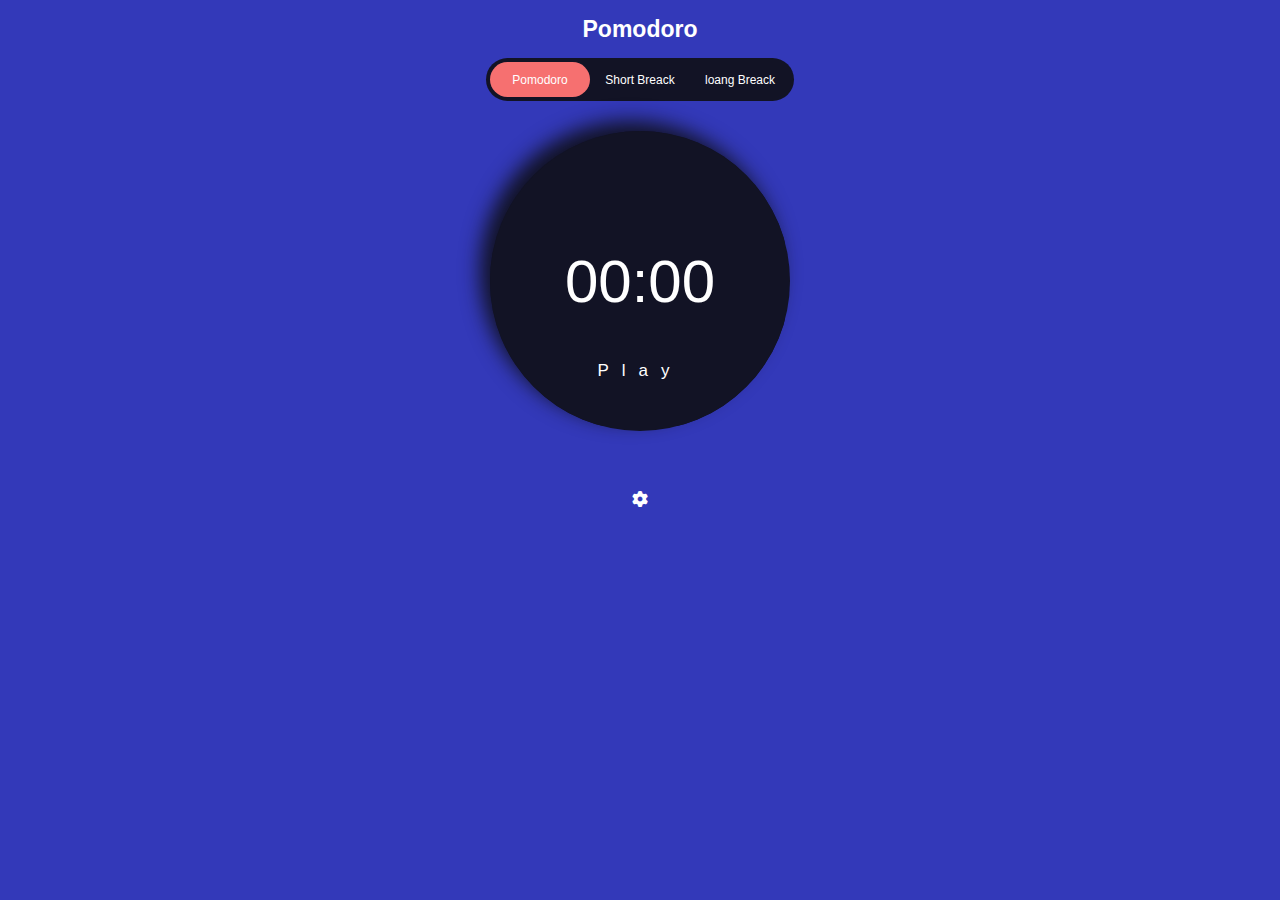
<file: index.html>
<!DOCTYPE html><html lang="en"><head><meta charset="UTF-8"><meta http-equiv="X-UA-Compatible" content="IE=edge"><meta name="viewport" content="width=device-width, initial-scale=1.0"><title>Pomodoro </title><link rel="stylesheet" href="https://cdnjs.cloudflare.com/ajax/libs/font-awesome/6.1.1/css/all.min.css"><link rel="stylesheet" href="css/style.css"></head><body> <h1>Pomodoro </h1><div class="menu"><span class="menuSpan" onclick="menu('0')">Pomodoro </span><span class="menuSpan" onclick="menu('1')">Short Breack</span><span class="menuSpan" onclick="menu('2')">loang Breack </span></div><div class="app"><div class="app-timer"><div class="timer"><p class="timerp">00:00</p><span class="playPause" onclick="playPause()">Play</span></div></div></div><i class="fa-solid fa-gear" onclick="openSit()"></i><div class="sitings"><h3>Settings </h3><hr><h5>Time {Minutse}</h5><div class="mic-con"><div class="one"><p>Pomodoro </p><input class="inputs" type="number" value="25"></div><div class="two"><p>Short breack </p><input class="inputs" type="number" value="5"></div><div class="three"><p>Long breack </p><input class="inputs" type="number" value="35"></div></div><div class="font"><h6>FONT</h6><div class="fonts"><span class="fontspan" onclick="font('0')" font="'Roboto', sans-serif">Aa </span><span class="fontspan" onclick="font('1')" font="Text">Aa </span><span class="fontspan" onclick="font('2')" font="'Segoe UI', Tahoma, Geneva, Verdana, sans-serif">Aa </span></div></div><div class="color"><h6>COLOR</h6><div class="colors"><span class="colorSpan" onclick="color('0')" color="#020314"> </span><span class="colorSpan" onclick="color('1')" color="#1e2140"></span><span class="colorSpan" onclick="color('2')" color="#3339b9"></span></div></div><button onclick="apply()">Apply</button></div></body><script src="https://cdnjs.cloudflare.com/ajax/libs/jquery/3.6.0/jquery.min.js"> </script><script src="js/script.js"> </script></html>
</file>
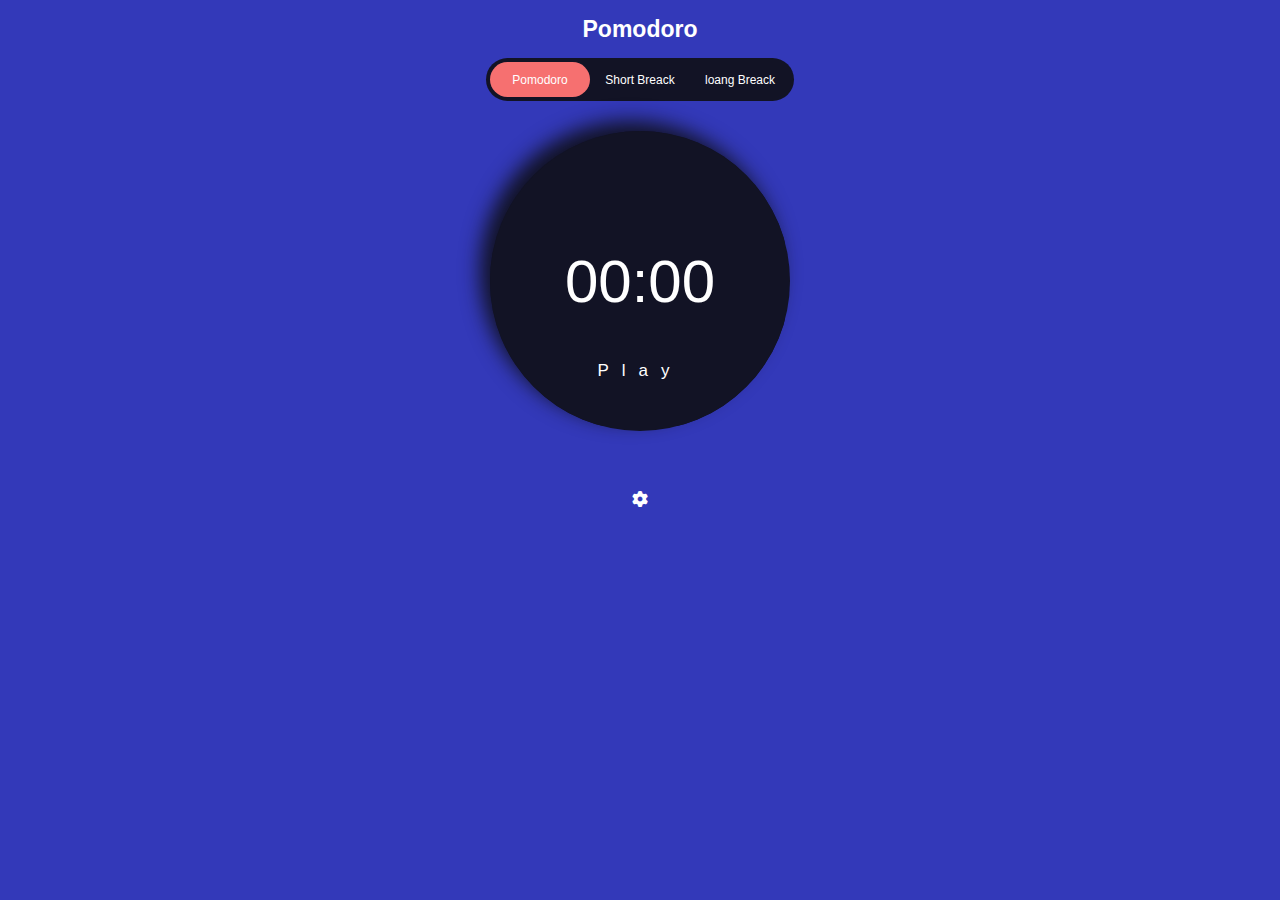
<file: src/index.html>
<!DOCTYPE html><html lang="en"><head><meta charset="UTF-8"><meta http-equiv="X-UA-Compatible" content="IE=edge"><meta name="viewport" content="width=device-width, initial-scale=1.0"><title>Pomodoro </title><link rel="stylesheet" href="https://cdnjs.cloudflare.com/ajax/libs/font-awesome/6.1.1/css/all.min.css"><link rel="stylesheet" href="css/style.css"></head><body> <h1>Pomodoro </h1><div class="menu"><span class="menuSpan" onclick="menu('0')">Pomodoro </span><span class="menuSpan" onclick="menu('1')">Short Breack</span><span class="menuSpan" onclick="menu('2')">loang Breack </span></div><div class="app"><div class="app-timer"><span appTimeSpan> </span><div class="timer"><p class="timerp">00:00</p><span class="playPause" onclick="playPause()">Play</span></div></div></div><i class="fa-solid fa-gear" onclick="openSit()"></i><div class="sitings"><h3>Settings </h3><hr><h5>Time {Minutse}</h5><div class="mic-con"><div class="one"><p>Pomodoro </p><input class="inputs" type="number" value="25"></div><div class="two"><p>Short breack </p><input class="inputs" type="number" value="5"></div><div class="three"><p>Long breack </p><input class="inputs" type="number" value="35"></div></div><div class="font"><h6>FONT</h6><div class="fonts"><span class="fontspan" onclick="font('0')" font="'Roboto', sans-serif">Aa </span><span class="fontspan" onclick="font('1')" font="Text">Aa </span><span class="fontspan" onclick="font('2')" font="'Segoe UI', Tahoma, Geneva, Verdana, sans-serif">Aa </span></div></div><div class="color"><h6>COLOR</h6><div class="colors"><span class="colorSpan" onclick="color('0')" color="#020314"> </span><span class="colorSpan" onclick="color('1')" color="#1e2140"></span><span class="colorSpan" onclick="color('2')" color="#3339b9"></span></div></div><button onclick="apply()">Apply</button></div></body><script src="https://cdnjs.cloudflare.com/ajax/libs/jquery/3.6.0/jquery.min.js"> </script><script src="js/script.js"> </script></html>
</file>
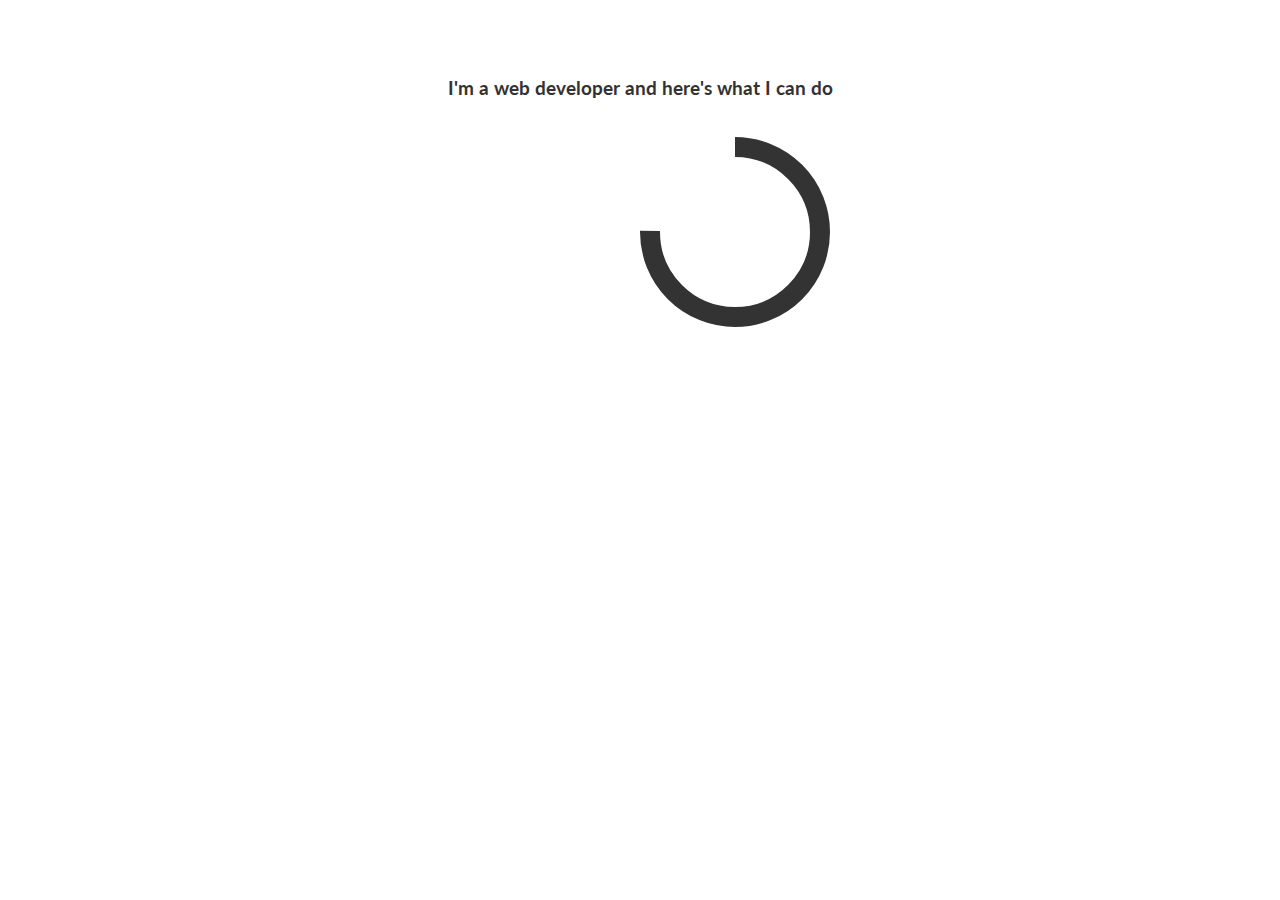
<file: src/test/test1.html>
<!DOCTYPE html>
<html lang="en">
<head>
    <meta charset="UTF-8">
    <meta http-equiv="X-UA-Compatible" content="IE=edge">
    <meta name="viewport" content="width=device-width, initial-scale=1.0">
    <title>Document</title>
    <style>
        /* Import the Google Font 'Lato' */
@import url(https://fonts.googleapis.com/css?family=Lato:300,400,700);

/* Container styles */
body {
  background-color: #fff;
  color: #333;
  font-family: 'Lato';
}

.container {
  padding: 50px 0;
  text-align: center;
}

.chart {
  position: relative;
  display: inline-block;
  color: #999;
  font-size: 20px;
  text-align: center;
}

.chart figcaption {
  padding: 50px 25px;
  width: 100px;
  height: 50px;
  border: 20px solid #f0f0f0;
  border-radius: 100px;
  line-height: 50px;
}

.chart img {
  position: absolute;
  max-width: 100px;
  max-height: 100px;
  background: white;
}
/* END Container styles */

/* Colors for the circles and positions for the graphics */
.html {
  top: 50px;
  left: 45px;
}

.html + svg .outer {
  stroke: #e34f26;
}

.css {
  top: 55px;
  left: 48px;
}

.css + svg .outer {
  stroke: #0d84ce;
}

.javascript {
  max-width: 90px;
  max-height: 90px;
  top: 45px;
  left: 45px;
}

.javascript + svg .outer {
  stroke: #f0e040;
}

.node {
  width: 200px;
  height: 200px;
  top: 45px;
  left: 45px;
}

.node + svg .outer {
  stroke: #83cd29;
}

.chart svg {
  position: absolute;
  top: 0;
  left: 0;
}

.outer {
  fill: transparent;
  stroke: #333;
  stroke-width: 20;
  stroke-dasharray: 534;
  transition: stroke-dashoffset 1s;
  -webkit-animation-play-state: running;
  
  /* firefox bug fix - won't rotate at 90deg angles */
  -moz-transform: rotate(-89deg) translateX(-190px);
}

.chart:hover .outer {
  stroke-dashoffset: 534 !important;
  -webkit-animation-play-state: paused;
}
/* END Circle colors and graphic positions */


/* Set the initial values for the animation */
.chart[data-percent='100'] .outer {
  stroke-dashoffset: 0;
  -webkit-animation: show100 2s;
  animation: show100 2s;
}

.chart[data-percent='75'] .outer {
  stroke-dashoffset: 133;
  -webkit-animation: show75 2s;
  animation: show75 2s;
}

.chart[data-percent='50'] .outer {
  stroke-dashoffset: 267;
  -webkit-animation: show50 2s;
  animation: show50 2s;
}

.chart[data-percent='25'] .outer {
  stroke-dashoffset: 401;
  -webkit-animation: show25 2s;
  animation: show25 2s;
}
/* END set initial animation values */

/* Keyframes for the initial animation */
@-webkit-keyframes show100 {
  from {
    stroke-dashoffset: 537;
  }
  
  to {
    stroke-dashoffset: 0;
  }
}

@keyframes show100 {
  from {
    stroke-dashoffset: 537;
  }
  
  to {
    stroke-dashoffset: 0;
  }
}

@-webkit-keyframes show75 {
  from {
    stroke-dashoffset: 537;
  }
  
  to {
    stroke-dashoffset: 134;
  }
}

@keyframes show75 {
  from {
    stroke-dashoffset: 537;
  }
  
  to {
    stroke-dashoffset: 124;
  }
}

@-webkit-keyframes show50 {
  from {
    stroke-dashoffset: 537;
  }
  
  to {
    stroke-dashoffset: 267;
  }
}

@keyframes show50 {
  from {
    stroke-dashoffset: 537;
  }
  
  to {
    stroke-dashoffset: 267;
  }
}

@-webkit-keyframes show25 {
  from {
    stroke-dashoffset: 537;
  }
  
  to {
    stroke-dashoffset: 401;
  }
}

@keyframes show25 {
  from {
    stroke-dashoffset: 537;
  }
  
  to {
    stroke-dashoffset: 401;
  }
}
/* END Keyframes for the initial animation */
    </style>
</head>
<body>
    <section class="container">
  
        <h3>I'm a web developer and here's what I can do</h3>
        
        <!-- HTML Chart -->
        <figure class="chart" data-percent="75">
          <!-- <figcaption>HTML</figcaption> -->
           <!-- <img class="html" src="https://dl.dropboxusercontent.com/s/68gv23q4y5qyq52/html5.svg"> -->
          <svg width="200" height="200">
            <circle class="outer" cx="95" cy="95" r="85" transform="rotate(-90, 95, 95)"/>
          </svg>
        </figure>
        

        

      </section>
</body>
</html>
</file>
<file: css/style.css>
@import url(https://fonts.googleapis.com/css2?family=Gugi&family=Roboto:wght@300;400&display=swap);*{margin:0;padding:0}body{background-color:#3339b9;font-family:'Segoe UI',Tahoma,Geneva,Verdana,sans-serif}h1{font-size:23px;text-align:center;margin-top:16px;margin-bottom:15px;color:#fff}.menu{background-color:#121325;padding:4px;width:fit-content;position:relative;left:50%;transform:translateX(-50%);border-radius:25px;height:35px;display:flex}.menu span{color:#fff;display:flex;justify-content:center;align-items:center;padding:5px;box-sizing:border-box;border-radius:25px;width:100px;font-size:12px;height:100%}.menu span:first-child{background-color:#f67070}.app .app-timer{width:300px;overflow:hidden;height:300px;background-color:#121325;border-radius:50%;position:relative;box-shadow:-10px -10px 20px 0 #121325}.app .app-timer p{position:absolute;left:50%;top:50%;transform:translate(-50%,-50%);color:#fff;z-index:18;font-size:60px}.app .app-timer span{position:absolute;bottom:50px;color:#fff;left:50%;transform:translateX(-50%);font-size:17px;z-index:20;letter-spacing:13px}.app .app-timer span:first-child{width:270px;height:270px;position:absolute;left:50%;z-index:7;top:50%;transform:translate(-50%,-50%);border:5px solid #f67070;border-radius:50%}.app .app-timer::after{content:"";display:inline-block;height:var(--height);width:100%;top:-5px;background-color:#121325;position:absolute;left:-5px;z-index:10;border-top-color:transparent}.app .app-timer span:first-child::after{height:100px}.app{display:flex;align-items:center;justify-content:center;margin-top:30px}.fa-gear{position:absolute;left:50%;transform:translateX(-50%);margin-top:60px;color:#fff}.sitings{width:380px;height:380px;background-color:#fff;top:50%;left:50%;border-radius:7px;display:none;z-index:25;position:fixed;transform:translate(-50%,-50%)}.sitings h3{margin-left:20px;margin-top:15px}.sitings .x{position:absolute;right:15px;font-size:25px;opacity:.8;top:15px}.sitings hr{margin-top:13px;margin-bottom:13px}.sitings h5{margin-left:20px;margin-top:20px;margin-bottom:12px;letter-spacing:3px;opacity:.7}.mic-con{display:flex;justify-content:space-around}.mic-con input{width:90px;padding:8px;background-color:#eef1fa;outline:0;border-radius:3px;border:none}.mic-con p{margin-bottom:3px;font-size:13px}.font{display:flex;margin-top:60px;align-items:center;position:relative}.font .fonts{position:absolute;right:20px;display:flex}.font .fonts span{width:30px;height:30px;margin-left:5px;background-color:#e4e4e4;border-radius:50%;justify-content:center;font-family:kkjlj;align-items:center;display:flex}.font .fonts span:first-child{font-family:Roboto,sans-serif}.font .fonts span:last-child{font-family:'Segoe UI',Tahoma,Geneva,Verdana,sans-serif}.font h6{display:inline-block;margin-left:20px;margin-bottom:12px;letter-spacing:3px;opacity:.7}.color{display:flex;margin-top:60px;align-items:center;position:relative}.color .colors{position:absolute;right:20px;display:flex}.color h6{display:inline-block;margin-left:20px;margin-bottom:12px;letter-spacing:3px;opacity:.7}.color .colors span{width:30px;background-color:#1e2140;height:30px;position:relative;margin-left:5px;border-radius:50%;justify-content:center;align-items:center;color:#000;display:flex}.color .colors span:first-child{background-color:#020314}.color .colors span:last-child{background-color:#3339b9}.color .colors span::after{content:"✔";display:none}.color .colors .check::after{display:inline}.sitings button{width:150px;height:40px;border-radius:25px;border:none;outline:0;background-color:#f67070;position:absolute;left:50%;transform:translateX(-50%);bottom:-20px;font-size:15px;color:#fff}
</file>
<file: src/css/style.css>
@import url('https://fonts.googleapis.com/css2?family=Gugi&family=Roboto:wght@300;400&display=swap');
:root{
    /* --height: 100px; */
}


* {
    margin: 0px;
    padding: 0px;
}
body {
    background-color: #3339b9;
    font-family:'Segoe UI', Tahoma, Geneva, Verdana, sans-serif;
}
h1 {
    font-size: 23px;
    text-align: center;
    margin-top: 16px;
    margin-bottom: 15px;
    color: white;
}
.menu {
    background-color: #121325;
    padding: 4px;
    width: fit-content;
    position: relative;
    left: 50%;
    transform: translateX(-50%);
    border-radius: 25px;
    height: 35px;
    display: flex;
}
.menu span {
    color: white;
    display: flex;
    justify-content: center;
    align-items: center;
    padding: 5px;
    box-sizing: border-box;
    border-radius: 25px;
    width: 100px;
    font-size: 12px;
    height: 100%;
}

.menu span:first-child {
    background-color: #f67070;
}
.app .app-timer {
    width: 300px;
    overflow: hidden;
    height: 300px;
    background-color: #121325;
    border-radius: 50%;
    position: relative;
    box-shadow: -10px -10px 20px 0px  #121325;
}
.app .app-timer p {
    position: absolute;
    left: 50%;
    top: 50%;
    transform: translate(-50%, -50%);
    color: white;
    z-index: 18;
    font-size: 60px;
}
.app .app-timer span {
    position: absolute;
    bottom: 50px;
    color: white;
    left: 50%;
    transform: translateX(-50%);
    font-size: 17px;
    z-index: 20;
    letter-spacing: 13px;
}
.app .app-timer span:first-child {
    width: 270px;
    height: 270px;
    position: absolute;
    left: 50%;
    z-index: 7;
    top: 50%;
    /* overflow: hidden; */
    transform: translate(-50%, -50%);
    border: 5px solid #f67070;
    border-radius: 50%;

}
.app .app-timer::after {
    content: "";
    display: inline-block;
    height: var(--height);
    width: 100%;
    /* border-radius: 50%; */
    top: -5px;
    background-color: #121325;
    position: absolute;
    left: -5px;
    z-index: 10;
    /* border: 5px solid #f67070; */
    border-top-color: transparent;

    /* opacity: 0.5; */
}
.app .app-timer span:first-child::after {
    height: 100px;
}
.app {
    display: flex;
    align-items: center;
    justify-content: center;
    margin-top: 30px;

}
.fa-gear {
    position: absolute;
    left: 50%;
    transform: translateX(-50%);
    margin-top: 60px;
    color: white;
}
.sitings {
    width: 380px;
    height: 380px;
    background-color: white;
    top: 50%;
    left: 50%;
    border-radius: 7px;
    display: none;
    z-index: 25;
    position: fixed;
    transform: translate(-50%, -50%);
}
.sitings h3 {
    margin-left: 20px;
    margin-top: 15px;
}
.sitings .x {
    position: absolute;
    right: 15px;
    font-size: 25px;
    opacity: 0.8;
    top: 15px;
}
.sitings hr {
    margin-top: 13px;
    margin-bottom: 13px;
}
.sitings h5 {
    margin-left: 20px;
    margin-top: 20px;
    margin-bottom: 12px;
    letter-spacing: 3px;
    opacity: 0.7;
}
.mic-con {
    display: flex;
    justify-content: space-around;
}
.mic-con input {
    width: 90px;
    padding: 8px;
    background-color: #eef1fa;
    outline: none;
    border-radius: 3px;
    border: none;
}
.mic-con p {
    margin-bottom: 3px;
    font-size: 13px;
}
.font {
    display: flex;
    margin-top: 60px;
    align-items: center;
    position: relative;
}
.font .fonts {
    /* display: inline-block; */
    position: absolute;
    right: 20px;
    display: flex;
}
.font .fonts span {
    width: 30px;
    height: 30px;
    margin-left: 5px;
    background-color: rgb(228, 228, 228);
    border-radius: 50%;
    justify-content: center;
    font-family: kkjlj;
    align-items: center;
    display: flex;
}
.font .fonts span:first-child {
    font-family: 'Roboto', sans-serif;
}
.font .fonts span:last-child {
    font-family: 'Segoe UI', Tahoma, Geneva, Verdana, sans-serif;
}
/* .font .fonts span:first-child {
    background-color: black;
    color: white;
} */
/* .font .fonts .notActive { */
    /* color: rgb(0, 0, 0); */
    /* background-color: rgb(233, 233, 233); */
/* } */
/* .font .fonts .active { */
    /* color: white; */
    /* background-color: black; */
/* } */

.font h6 {
    display: inline-block;
    margin-left: 20px;
    margin-bottom: 12px;
    letter-spacing: 3px;
    opacity: 0.7;
}
.color {
    display: flex;
    margin-top: 60px;
    align-items: center;
    position: relative;
}
.color .colors {
    position: absolute;
    right: 20px;
    display: flex;
}
.color h6 {
    display: inline-block;
    margin-left: 20px;
    margin-bottom: 12px;
    letter-spacing: 3px;
    opacity: 0.7;
}
.color .colors span {
    width: 30px;
    background-color: #1e2140;
    height: 30px;
    position: relative;
    margin-left: 5px;
    border-radius: 50%;
    justify-content: center;
    align-items: center;
    color: rgb(0, 0, 0);
    display: flex;
}
.color .colors span:first-child {
    background-color: #020314;
}
.color .colors span:last-child {
    background-color: #3339b9;
}
.color .colors span::after {
    content: "✔";
    display: none;
}
.color .colors .check::after {
    display: inline;
}
.sitings button {
    width: 150px;
    height: 40px;
    border-radius: 25px;
    border: none;
    outline: none;
    background-color: #f67070;
    position: absolute;
    left: 50%;
    transform: translateX(-50%);
    bottom: -20px;
    font-size: 15px;
    color: white;
}
</file>
